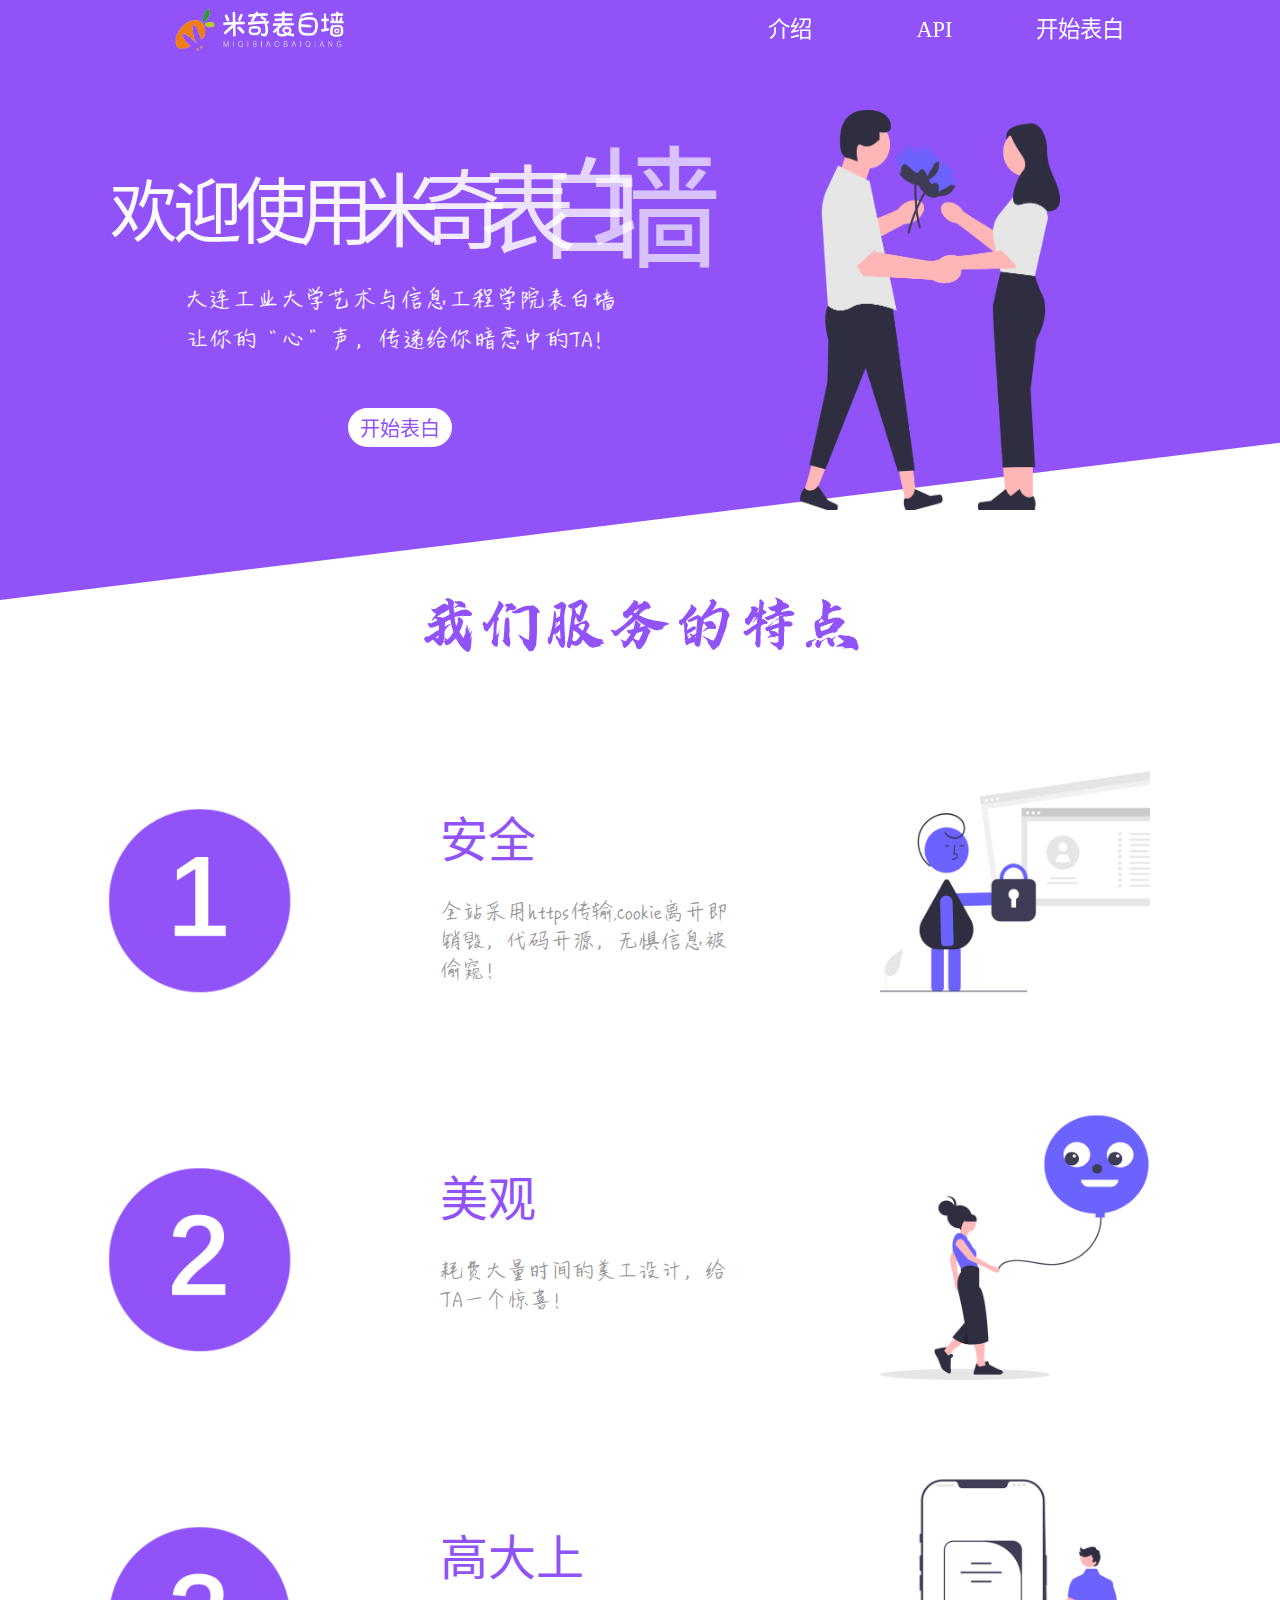
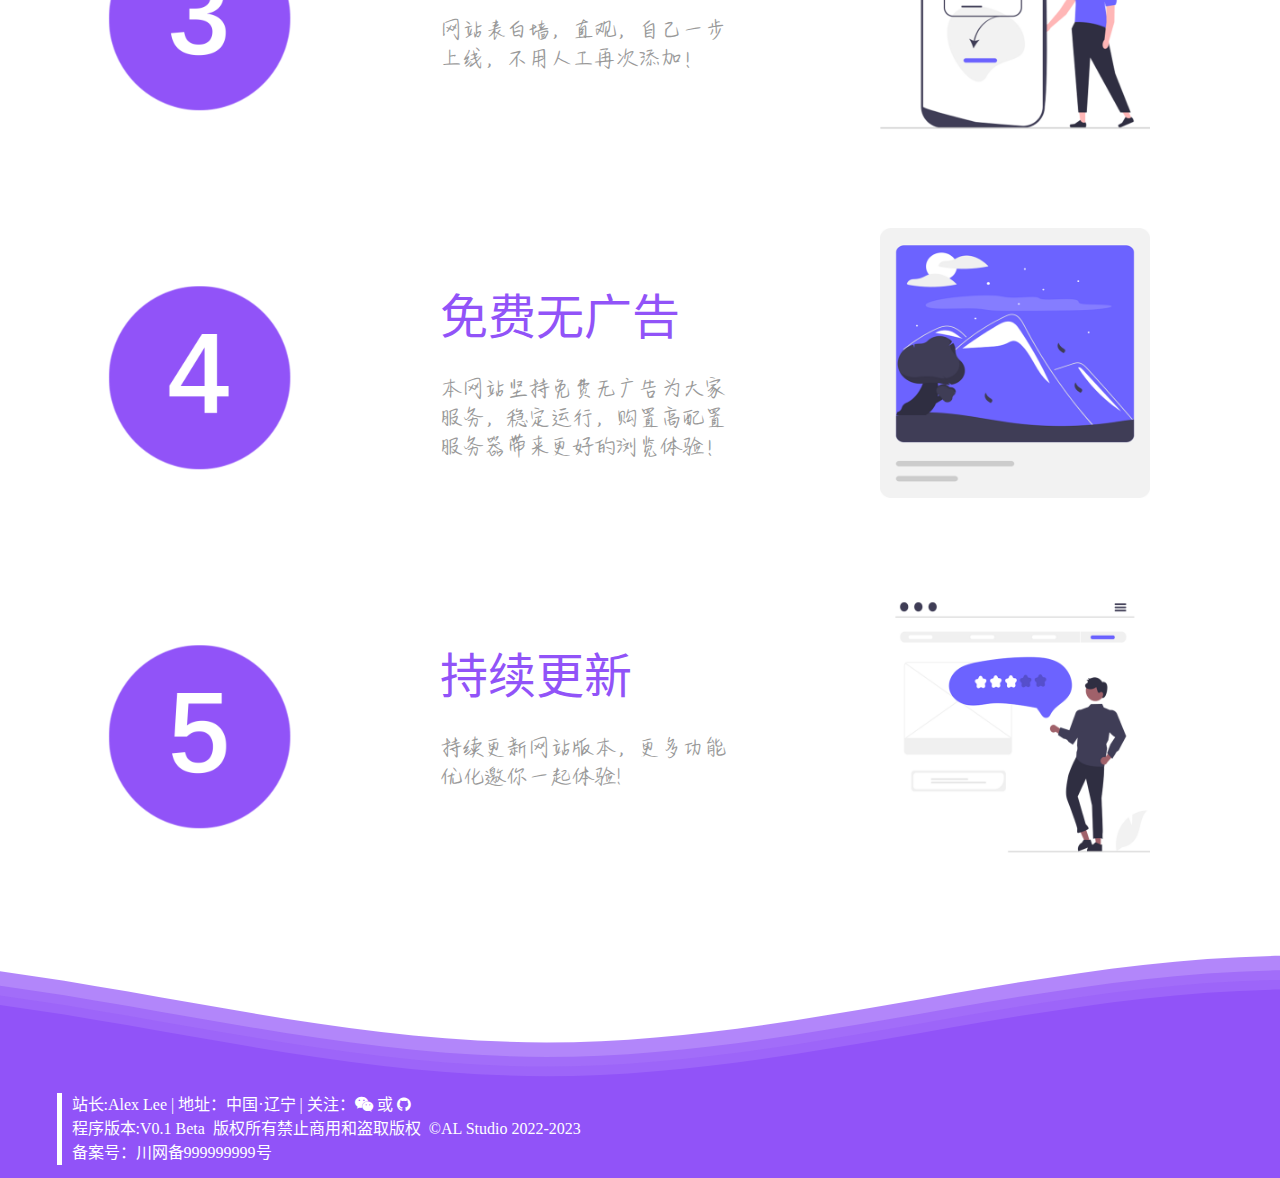
<file: index.html>
<!-- 
米奇表白墙 miqee V0.1 Beta
版权所有 侵权必究
Powered By AL Studio 
-->
<!DOCTYPE html><html lang="zh-cn"><head><meta charset="UTF-8"><meta name="viewport"content="width=device-width, initial-scale=1.0"><title>米奇表白墙-表白你的“心”声-官方网站PC版</title><link rel="stylesheet"type="text/css"href="assets/css/bttn-pill.css"><link rel="stylesheet"type="text/css"href="assets/css/font-awesome.min.css"><link rel="stylesheet"href="assets/css/main.css"><link rel="stylesheet"type="text/css"href="assets/css/message.css"></head><body><main><div class="main"><div class="miq-nav-box"><div class="miq-nav"><div class="miq-nav-content"><img src="assets/img/logo.png"alt="logo"class="logo"><ul class="miq-nav-link"><a href="#main-intro"class="navt"><li>介绍</li></a><a onclick="apitips()"class="navt"><li>API</li></a><a href=""class="navt"><li>开始表白</li></a></ul></div></div></div><div class="miq-head"><div class="overlay"></div><div class="miq-miq-head-intro"><div class="miq-head-intro-text"><h1 class="ml2">欢迎使用米奇表白墙</h1><p class="miq-letters miq-artfont1">大连工业大学艺术与信息工程学院表白墙</p><p class="miq-letters miq-artfont1">让你的“心”声，传递给你暗恋中的TA！</p><button class="bttn-pill bttn-md bttn-primary miq-bttn">开始表白</button></div><img src="assets/img/header-img.png"alt="love"class="miq-top-img"></div></div><div class="miq-main-intro"><div class="miq-main-intro-title"id="main-intro"><p class="miq-artfont2">我们服务的特点</p></div><div class="miq-main-intro-list"><div class="miq-main-intro-item"><img src="assets/img/circle1.png"class="miq-main-intro-order"><div class="miq-main-intro-text"><h3>安全</h3><p>全站采用https传输,cookie离开即销毁，代码开源，无惧信息被偷窥！</p></div><img src="assets/img/intro-img1.png"class="miq-main-intro-img"></div><div class="miq-main-intro-item"><img src="assets/img/circle2.png"class="miq-main-intro-order"><div class="miq-main-intro-text"><h3>美观</h3><p>耗费大量时间的美工设计，给TA一个惊喜！</p></div><img src="assets/img/intro-img2.png"class="miq-main-intro-img"></div><div class="miq-main-intro-item"><img src="assets/img/circle3.png"class="miq-main-intro-order"><div class="miq-main-intro-text"><h3>高大上</h3><p>网站表白墙，直观，自己一步上线，不用人工再次添加！</p></div><img src="assets/img/intro-img3.png"class="miq-main-intro-img"></div><div class="miq-main-intro-item"><img src="assets/img/circle4.png"class="miq-main-intro-order"><div class="miq-main-intro-text"><h3>免费无广告</h3><p>本网站坚持免费无广告为大家服务，稳定运行，购置高配置服务器带来更好的浏览体验！</p></div><img src="assets/img/intro-img4.png"class="miq-main-intro-img"></div><div class="miq-main-intro-item"><img src="assets/img/circle5.png"class="miq-main-intro-order"><div class="miq-main-intro-text"><h3>持续更新</h3><p>持续更新网站版本，更多功能优化邀你一起体验!</p></div><img src="assets/img/intro-img5.png"class="miq-main-intro-img"></div></div></div><div class="miq-footer"><div class="flex"><svg class="miq-waves"xmlns="http://www.w3.org/2000/svg"xmlns:xlink="http://www.w3.org/1999/xlink"viewBox="0 24 150 28"preserveAspectRatio="none"shape-rendering="auto"><defs><path id="gentle-wave"d="M-160 44c30 0 58-18 88-18s 58 18 88 18 58-18 88-18 58 18 88 18 v44h-352z"/></defs><g class="parallax"><use xlink:href="#gentle-wave"x="48"y="0"fill="rgba(145,83,248,0.7"/><use xlink:href="#gentle-wave"x="48"y="3"fill="rgba(145,83,248,0.5)"/><use xlink:href="#gentle-wave"x="48"y="5"fill="rgba(145,83,248,0.3)"/><use xlink:href="#gentle-wave"x="48"y="7"fill="#9153f8"/></g></svg></div><div class="miq-footer-main"><div class="miq-footer-content"><p>站长:<a href="#">Alex Lee</a> | 地址：<span>中国·辽宁</span> | 关注：<a onclick="followwechat()"><i class="fa fa-weixin"aria-hidden="true"></i></a> 或 <a onclick="githubURL();delayURL();"><i class="fa fa-github"aria-hidden="true"></i></a></p><p>程序版本:V0.1 Beta&nbsp;&nbsp;版权所有禁止商用和盗取版权&nbsp;&nbsp;&copy;AL Studio 2022-2023</p><p>备案号：川网备999999999号</p></div></div></div></div></main></body><script type="text/javascript"src="assets/js/jquery.js"></script><script type="text/javascript"src="assets/js/font-anime.js"></script><script type="text/javascript"src="assets/js/message.js"></script><script type="text/javascript"src="assets/js/main.js"></script></html>
</file>
<file: assets/css/bttn-pill.css>
@charset "UTF-8";
/*!
 *
 * bttn.css - https://ganapativs.github.io/bttn.css
 * Version - 0.2.4
 * Demo: https://bttn.surge.sh
 *
 * Licensed under the MIT license - http://opensource.org/licenses/MIT
 *
 * Copyright (c) 2016 Ganapati V S (@ganapativs)
 *
 */
/* standalone - .bttn-pill */
.bttn-default {
  color: #fff;
}
.bttn-primary,
.bttn,
.bttn-lg,
.bttn-md,
.bttn-sm,
.bttn-xs {
  color: #fff;
}
.bttn-warning {
  color: #feab3a;
}
.bttn-danger {
  color: #ff5964;
}
.bttn-success {
  color: #28b78d;
}
.bttn-royal {
  color: #bd2df5;
}
.bttn,
.bttn-lg,
.bttn-md,
.bttn-sm,
.bttn-xs {
  margin: 0;
  padding: 0;
  border-width: 0;
  border-color: transparent;
  background: transparent;
  font-weight: 400;
  cursor: pointer;
  position: relative;
}
.bttn-lg {
  padding: 8px 15px;
  font-size: 24px;
  font-family: inherit;
}
.bttn-md {
  font-size: 20px;
  font-family: inherit;
  padding: 5px 12px;
}
.bttn-sm {
  padding: 4px 10px;
  font-size: 16px;
  font-family: inherit;
}
.bttn-xs {
  padding: 3px 8px;
  font-size: 12px;
  font-family: inherit;
}
.bttn-pill {
  margin: 0;
  padding: 0;
  border-width: 0;
  border-color: transparent;
  background: transparent;
  font-weight: 400;
  cursor: pointer;
  position: relative;
  font-size: 20px;
  font-family: inherit;
  padding: 5px 12px;
  z-index: 0;
  overflow: hidden;
  border: none;
  border-radius: 100px;
  background: #fff;
  color: #1d89ff;
  -webkit-transition: all 0.3s cubic-bezier(0.02, 0.01, 0.47, 1);
  transition: all 0.3s cubic-bezier(0.02, 0.01, 0.47, 1);
}
.bttn-pill:before,
.bttn-pill:after {
  position: absolute;
  right: 0;
  bottom: 0;
  width: 100px;
  height: 100px;
  border-radius: 50%;
  background: #1d89ff;
  content: '';
  opacity: 0;
  -webkit-transition: opacity 0.15s cubic-bezier(0.02, 0.01, 0.47, 1), -webkit-transform 0.15s cubic-bezier(0.02, 0.01, 0.47, 1);
  transition: opacity 0.15s cubic-bezier(0.02, 0.01, 0.47, 1), -webkit-transform 0.15s cubic-bezier(0.02, 0.01, 0.47, 1);
  transition: transform 0.15s cubic-bezier(0.02, 0.01, 0.47, 1), opacity 0.15s cubic-bezier(0.02, 0.01, 0.47, 1);
  transition: transform 0.15s cubic-bezier(0.02, 0.01, 0.47, 1), opacity 0.15s cubic-bezier(0.02, 0.01, 0.47, 1), -webkit-transform 0.15s cubic-bezier(0.02, 0.01, 0.47, 1);
  z-index: -1;
  -webkit-transform: translate(100%, -25%) translate3d(0, 0, 0);
          transform: translate(100%, -25%) translate3d(0, 0, 0);
}
.bttn-pill:hover,
.bttn-pill:focus {
  box-shadow: 0 1px 8px rgba(58,51,53,0.3);
  color: #fff;
  -webkit-transition: all 0.5s cubic-bezier(0.02, 0.01, 0.47, 1);
  transition: all 0.5s cubic-bezier(0.02, 0.01, 0.47, 1);
  -webkit-transform: scale(1.1) translate3d(0, 0, 0);
          transform: scale(1.1) translate3d(0, 0, 0);
}
.bttn-pill:hover:before,
.bttn-pill:focus:before {
  opacity: 0.15;
  -webkit-transition: opacity 0.2s cubic-bezier(0.02, 0.01, 0.47, 1), -webkit-transform 0.2s cubic-bezier(0.02, 0.01, 0.47, 1);
  transition: opacity 0.2s cubic-bezier(0.02, 0.01, 0.47, 1), -webkit-transform 0.2s cubic-bezier(0.02, 0.01, 0.47, 1);
  transition: transform 0.2s cubic-bezier(0.02, 0.01, 0.47, 1), opacity 0.2s cubic-bezier(0.02, 0.01, 0.47, 1);
  transition: transform 0.2s cubic-bezier(0.02, 0.01, 0.47, 1), opacity 0.2s cubic-bezier(0.02, 0.01, 0.47, 1), -webkit-transform 0.2s cubic-bezier(0.02, 0.01, 0.47, 1);
  -webkit-transform: translate3d(50%, 0, 0) scale(0.9);
          transform: translate3d(50%, 0, 0) scale(0.9);
}
.bttn-pill:hover:after,
.bttn-pill:focus:after {
  opacity: 0.25;
  -webkit-transition: opacity 0.2s 0.05s cubic-bezier(0.02, 0.01, 0.47, 1), -webkit-transform 0.2s 0.05s cubic-bezier(0.02, 0.01, 0.47, 1);
  transition: opacity 0.2s 0.05s cubic-bezier(0.02, 0.01, 0.47, 1), -webkit-transform 0.2s 0.05s cubic-bezier(0.02, 0.01, 0.47, 1);
  transition: transform 0.2s 0.05s cubic-bezier(0.02, 0.01, 0.47, 1), opacity 0.2s 0.05s cubic-bezier(0.02, 0.01, 0.47, 1);
  transition: transform 0.2s 0.05s cubic-bezier(0.02, 0.01, 0.47, 1), opacity 0.2s 0.05s cubic-bezier(0.02, 0.01, 0.47, 1), -webkit-transform 0.2s 0.05s cubic-bezier(0.02, 0.01, 0.47, 1);
  -webkit-transform: translate(50%, 0) scale(1.1);
          transform: translate(50%, 0) scale(1.1);
}
.bttn-pill.bttn-xs {
  padding: 3px 8px;
  font-size: 12px;
  font-family: inherit;
}
.bttn-pill.bttn-xs:hover,
.bttn-pill.bttn-xs:focus {
  box-shadow: 0 1px 4px rgba(58,51,53,0.3);
}
.bttn-pill.bttn-sm {
  padding: 4px 10px;
  font-size: 16px;
  font-family: inherit;
}
.bttn-pill.bttn-sm:hover,
.bttn-pill.bttn-sm:focus {
  box-shadow: 0 1px 6px rgba(58,51,53,0.3);
}
.bttn-pill.bttn-md {
  font-size: 20px;
  font-family: inherit;
  padding: 5px 12px;
}
.bttn-pill.bttn-md:hover,
.bttn-pill.bttn-md:focus {
  box-shadow: 0 1px 8px rgba(58,51,53,0.3);
}
.bttn-pill.bttn-lg {
  padding: 8px 15px;
  font-size: 24px;
  font-family: inherit;
}
.bttn-pill.bttn-lg:hover,
.bttn-pill.bttn-lg:focus {
  box-shadow: 0 1px 10px rgba(58,51,53,0.3);
}
.bttn-pill.bttn-default {
  background: #fff;
  color: #1d89ff;
}
.bttn-pill.bttn-default:hover,
.bttn-pill.bttn-default:focus {
  color: #1d89ff;
}
.bttn-pill.bttn-default:before,
.bttn-pill.bttn-default:after {
  background: #1d89ff;
}
.bttn-pill.bttn-primary {
  background: #fff;
  color: #9153f8;
}
.bttn-pill.bttn-primary:hover,
.bttn-pill.bttn-primary:focus {
  color: #9153f8;
}
.bttn-pill.bttn-primary:before,
.bttn-pill.bttn-primary:after {
  background: #9153f8;
}
.bttn-pill.bttn-warning {
  background: #feab3a;
  color: #fff;
}
.bttn-pill.bttn-warning:hover,
.bttn-pill.bttn-warning:focus {
  color: #fff;
}
.bttn-pill.bttn-warning:before,
.bttn-pill.bttn-warning:after {
  background: #fff;
}
.bttn-pill.bttn-danger {
  background: #ff5964;
  color: #fff;
}
.bttn-pill.bttn-danger:hover,
.bttn-pill.bttn-danger:focus {
  color: #fff;
}
.bttn-pill.bttn-danger:before,
.bttn-pill.bttn-danger:after {
  background: #fff;
}
.bttn-pill.bttn-success {
  background: #28b78d;
  color: #fff;
}
.bttn-pill.bttn-success:hover,
.bttn-pill.bttn-success:focus {
  color: #fff;
}
.bttn-pill.bttn-success:before,
.bttn-pill.bttn-success:after {
  background: #fff;
}
.bttn-pill.bttn-royal {
  background: #bd2df5;
  color: #fff;
}
.bttn-pill.bttn-royal:hover,
.bttn-pill.bttn-royal:focus {
  color: #fff;
}
.bttn-pill.bttn-royal:before,
.bttn-pill.bttn-royal:after {
  background: #fff;
}
</file>
<file: assets/css/main.css>
/*
米奇表白墙 miqee V0.1 Beta
版权所有 侵权必究
Powered By AL Studio
*/
*{padding:0px;margin:0px;}body{width:100%;}.miq-nav-content{width:80%;margin:0 auto;}@font-face{font-family:'yangmi';src:url('../fonts/yangmi-webfont.eot');src:url('../fonts/yangmi-webfont.eot?#iefix') format('embedded-opentype'),url('../fonts/yangmi-webfont.woff2') format('woff2'),url('../fonts/yangmi-webfont.woff') format('woff'),url('../fonts/yangmi-webfont.svg#aayangmishouxieti_non-commeRg') format('svg');font-weight:normal;font-style:normal;}@font-face{font-family:'maobi';src:url('../fonts/maobi-webfont.woff') format('woff'),url('../fonts/maobi-webfont.ttf') format('ttf');font-weight:normal;font-style:normal;}.miq-artfont1{font-family:yangmi;}.miq-artfont2{font-family:maobi;font-weight:lighter;}.overlay{position:absolute;width:100%;min-width:1080px;height:600px;top:0;left:0;background:#9153f8;-webkit-transform:skewY(-12deg);transform:skewY(-7deg);-webkit-transform-origin:0;z-index:-12;}.miq-nav-box{height:60px;}.miq-nav{width:100%;min-width:1080px;height:60px;position:fixed;top:0px;z-index:999;background-color:rgba(145,83,248,0.1);backdrop-filter:blur(10px);-webkit-backdrop-filter:blur(5px);box-shadow:2px 2px 5px rgba(145,83,248,0.3);}.logo{height:60px;width:190px;position:relative;left:40px;}.miq-nav-link{float:right;list-style-type:none;line-height:60px;}.miq-nav-link li{height:60px;width:145px;float:left;text-align:center;display:block;font-weight:lighter;}.miq-nav-link a:last-child{font-weight:bolder;}.miq-nav-link a{color:#fff;font-size:1.4em;text-decoration:none;cursor:pointer;}.miq-nav-link li:hover{animation:navchange 1s 1;-webkit-animation:navchange 1s 1;animation-fill-mode:forwards;}@-webkit-keyframes navchange{from{background-color:rgba(145,83,248,0);}to{background-color:rgba(255,255,255,0.3);}}.ml2{font-size:3.5em;}.ml2 .letter{display:inline-block;line-height:2em;}.miq-miq-head-intro{margin:0 auto;margin-top:50px;margin-bottom:80px;width:860px;min-width:1080px;}.miq-letters{color:#fff;font-size:1.5em;line-height:40px;font-weight:lighter;}.miq-bttn-primary{position:relative;top:35px;}.miq-head-intro-text{text-align:center;width:600px;float:left;margin-top:40px;margin-right:100px;}.miq-head-intro-text h1{color:#fff;font-size:4em;font-weight:lighter;line-height:100px;}.miq-top-img{width:260px;height:400px;}.miq-bttn{position:relative;top:50px;}.miq-main-intro-title{color:#9153f8;font-size:4em;font-weight:bold;text-align:center;}.miq-main-intro-list{width:1080px;margin:30px auto 30px auto;}.miq-main-intro-order{height:200px;width:200px;float:left;position:relative;top:50px;}.miq-main-intro-text{height:200px;width:300px;float:left;}.miq-main-intro-img{height:270px;width:270px;}.miq-main-intro-item{margin:85px auto 85px auto;}.miq-main-intro-order,.miq-main-intro-text{margin-right:140px;}.miq-main-intro-text h3{position:relative;top:50px;color:#9153f8;font-size:3em;font-weight:lighter;}.miq-main-intro-text p{position:relative;top:75px;color:#999;font-family:yangmi;font-size:1.4em;}.miq-waves{position:relative;width:100%;min-width:1080px;height:15vh;margin-bottom:-7px;min-height:100px;max-height:150px;}.parallax > use{animation:move-forever 25s cubic-bezier(0.55,0.5,0.45,0.5) infinite;}.parallax > use:nth-child(1){animation-delay:-2s;animation-duration:7s;}.parallax > use:nth-child(2){animation-delay:-3s;animation-duration:10s;}.parallax > use:nth-child(3){animation-delay:-4s;animation-duration:13s;}.parallax > use:nth-child(4){animation-delay:-5s;animation-duration:20s;}@keyframes move-forever{0%{transform:translate3d(-90px,0,0);}100%{transform:translate3d(85px,0,0);}}.miq-waves .parallax{height:90px;}@media (max-width:768px){.miq-waves{height:40px;min-height:40px;}}.miq-footer-main{background:#9153f8;color:#fff;font-weight:lighter;height:100px;min-width:1080px;}.miq-footer-main a{color:#fff;text-decoration:none;}.miq-footer-main a:hover{color:#9153f8;text-decoration:none;}.miq-footer-content{width:90%;margin:0 auto;position:relative;top:15px;padding-left:10px;border-left:solid 5px #fff;line-height:24px;}
</file>
<file: assets/css/message.css>
.confirm_box_wrapper{position: fixed;top: 0;bottom: 0;left: 0;right: 0;text-align: center;z-index: 2000;}
.confirm_model {position: fixed;left: 0;top: 0;width: 100%;height: 100%;opacity: .5;background: #000;z-index:2001 ;}
.confirm_box{display: inline-block; width: 420px;padding-bottom: 10px;vertical-align: middle;
    background-color: #fff;border-radius: 4px;border: 1px solid #ebeef5;font-size: 18px;box-shadow: 0 2px 12px 0 rgb(0 0 0 / 10%);text-align: left;
    overflow: hidden;backface-visibility: hidden; position: absolute; top:30%; left: 50%; transform: translateY(-30%);
	transform: translateX(-50%);z-index: 2002;}
.confirm_header{ height: auto; overflow: hidden;display: flex;padding: 15px 15px 10px;justify-items: center;
    align-items: center;}
.confirm_header .confirm_title{flex: 1;}
.confirm_header .confirm_title span{font-size: 18px;color: #20202A;}
.confirm_header .confirm_close{width: 16px; height: 16px;overflow: hidden; cursor: pointer;}
.confirm_header .confirm_close i{display: block;width: 16px; height: 16px; background: url('../img/icon/icon_close.png') no-repeat;background-size:100% ;}
.confirm_content{display: flex;padding: 10px 15px; color: #606266;font-size: 14px;align-items: center;}
.confirm_content .confirm_icon{width: 25px; height: 25px; overflow: hidden;}
.confirm_content .confirm_message{ flex: 1;padding-left: 10px;}
.confirm_content .confirm_icon_warning{ background: url("../img/icon/icon_warning.png") no-repeat; background-size:100% ;}
.confirm_content .confirm_icon_success{background: url("../img/icon/icon_success.png") no-repeat; background-size:100% ;}
.confirm_content .confirm_icon_error{background: url("../img/icon/icon_error.png") no-repeat; background-size:100% ;}
.confirm_btns{text-align: center;padding: 15px 15px;}
.confirm_btns button{display: inline-block;line-height: 1;white-space: nowrap;cursor: pointer;background: #fff;border: 1px solid #dcdfe6;
    color: #606266;-webkit-appearance: none;text-align: center;font-size: 14px;
    box-sizing: border-box;outline: none;margin: 0;transition: .1s;font-weight: 500;-moz-user-select: none;
    -webkit-user-select: none;-ms-user-select: none; padding: 9px 20px;font-size: 14px;border-radius: 4px;
}
.confirm_btns button.btns_default{margin-right: 15px;}
.confirm_btns button.btns_default:hover{color: #0D53FB; border-color:#0D53FB ;}
.confirm_btns button.btns_primary{background: #0D53FB; border-color:#0D53FB ;color: #fff;}



.YiJia_message{ position: fixed; top:30px;left: 50%;height: 42px;line-height: 42px; background: #fff;min-width: 200px;color: #666;
    box-shadow: 0 2px 4px rgb(0 0 0 / 12%), 0 0 6px rgb(0 0 0 / 4%);z-index:99999999; border-radius: 8px;overflow: hidden;}
.YiJia_message .YiJia_message_main{display: flex;color: #fff;font-size: 14px; align-items: center;padding: 0px 15px;}
.YiJia_message .YiJia_bg_success{background: #4AC396;}
.YiJia_message .YiJia_bg_warning{background: #FF8200;}
.YiJia_message .YiJia_bg_error{background: #ED7979;}
.YiJia_message .YiJia_bg_default{background: #0D53FB;}
.YiJia_message .YiJia_message_icon{width: 20px; height: 20px; overflow: hidden;display: block; background-size:100% ;}
.YiJia_message .YiJia_message_success{background: url(../img/icon/success.png) no-repeat;}
.YiJia_message .YiJia_message_warning{background: url(../img/icon/state_remind.png) no-repeat;}
.YiJia_message .YiJia_message_error{background: url(../img/icon/state_error.png) no-repeat;}
.YiJia_message .YiJia_message_default{background: url(../img/icon/state_remind.png) no-repeat;}
.YiJia_message .YiJia_content{flex: 1; padding-left: 11px;};
.YiJia_message.messageFadeInDown {
        -webkit-animation-duration: .6s;
        animation-duration: .6s;
        -webkit-animation-fill-mode: both;
        animation-fill-mode: both ;-webkit-animation-name:messageFadeInDown;
        animation-name: messageFadeInDown;
    }
    .YiJia_message.messageFadeOutUp {
        -webkit-animation-duration: .6s;
        animation-duration: .6s;
        -webkit-animation-fill-mode: both;
        animation-fill-mode: both; -webkit-animation-name: messageFadeOutUp;
        animation-name: messageFadeOutUp
    }

    
@keyframes messageFadeOutUp {
    0% {
        opacity: 1;	
    }
    100% {
        opacity: 0;
        -webkit-transform: translateY(-100%);
        transform: translateY(-100%);

    }
}



@keyframes messageFadeInDown {
    0% {
        -webkit-transform: translate3d(0, -100%, 0);
        transform: translate3d(0, -100%, 0);
    }
    100% {
        -webkit-transform: none;
        transform: none;

    }
}
</file>
